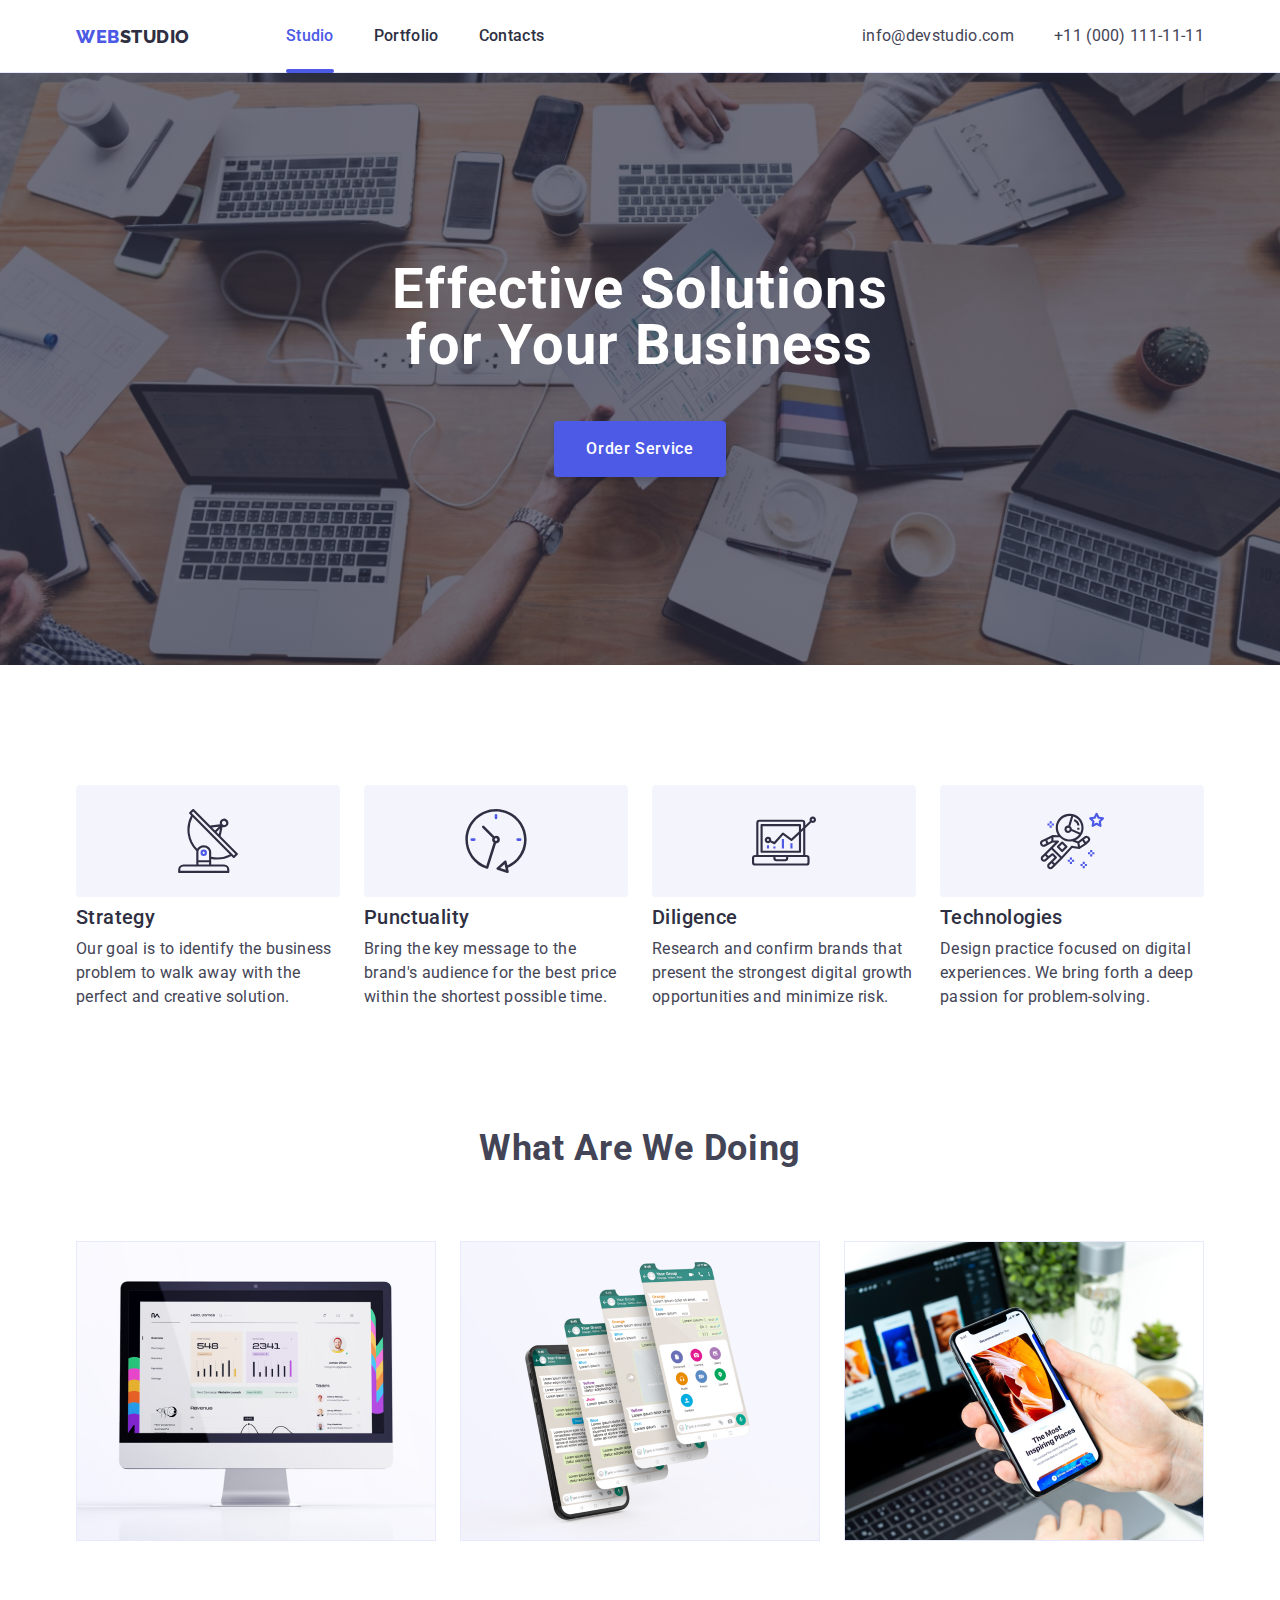
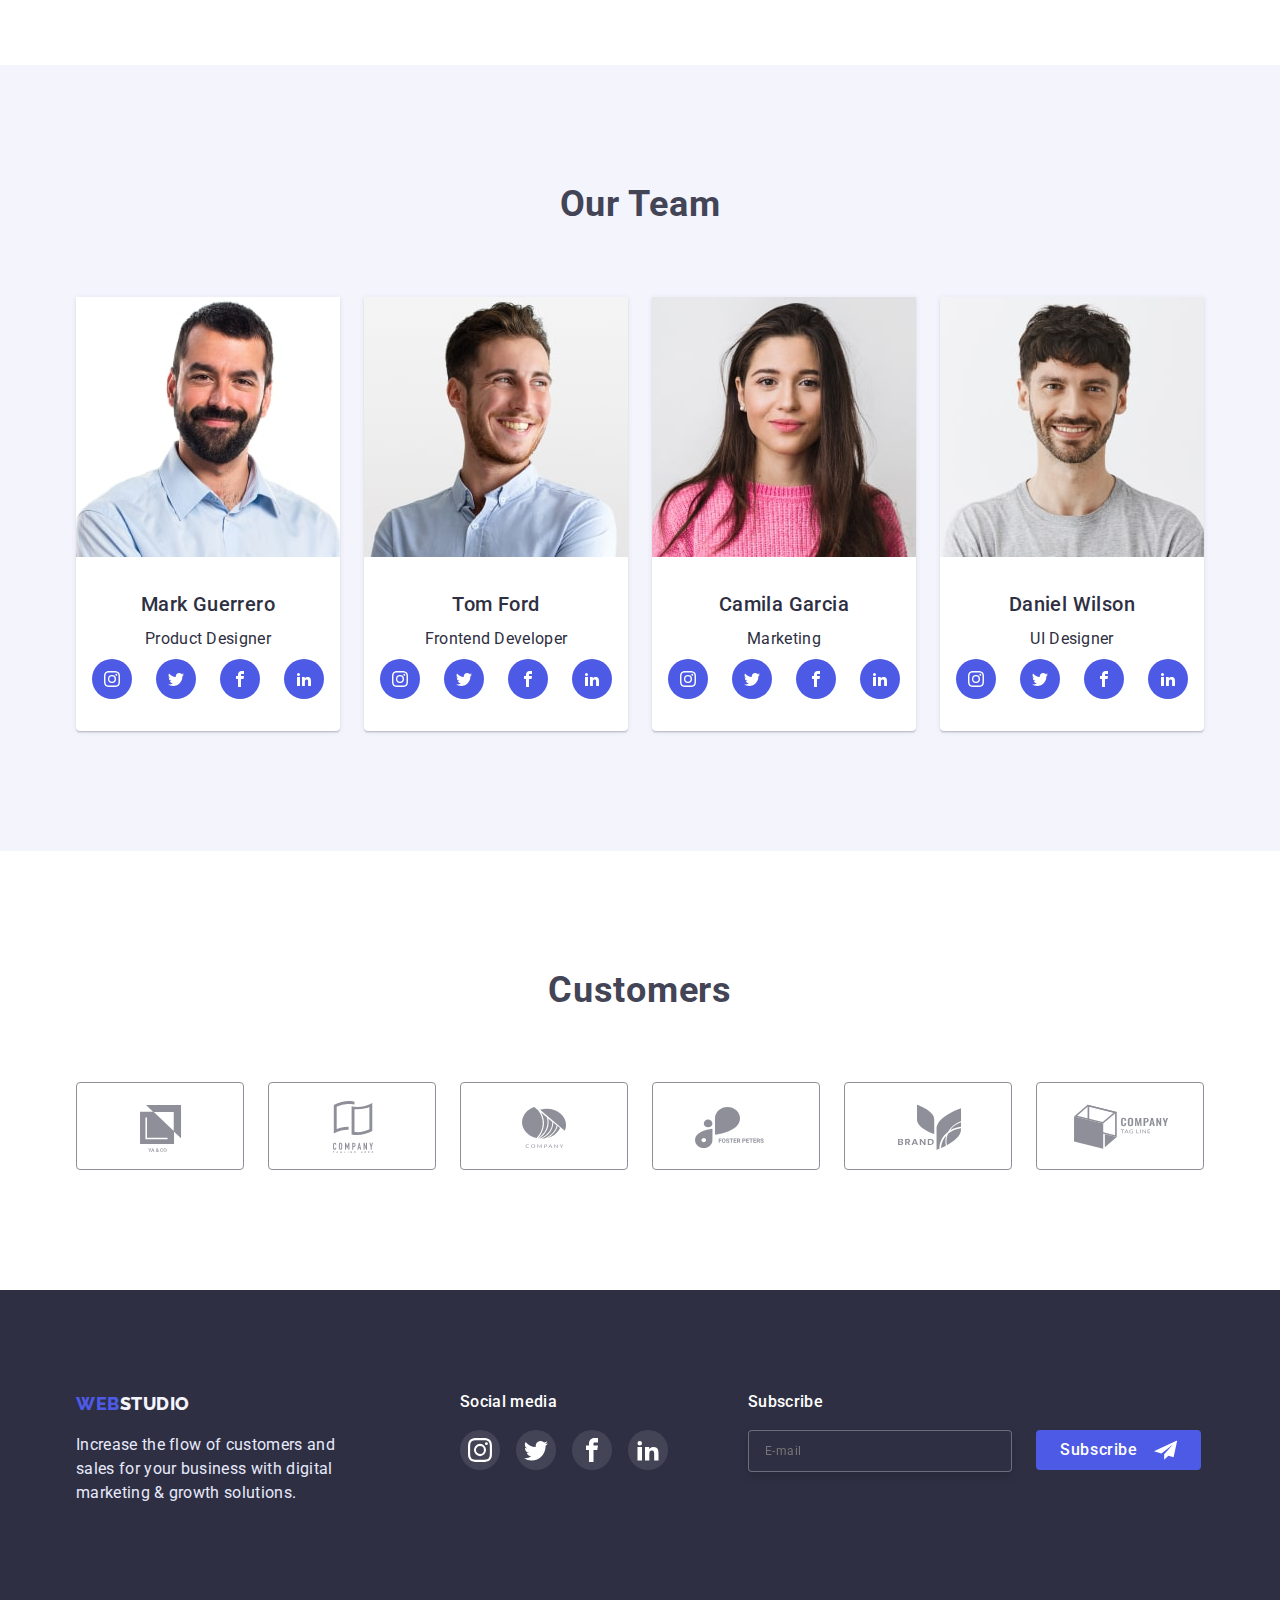
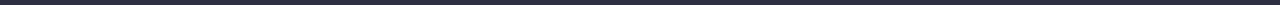
<file: index.html>
<!DOCTYPE html>
<html lang="en">

<head>
  <meta charset="UTF-8" />
  <meta http-equiv="X-UA-Compatible" content="IE=edge" />
  <meta name="viewport" content="width=device-width, initial-scale=1.0" />

  <link rel="preconnect" href="https://fonts.googleapis.com" />
  <link rel="preconnect" href="https://fonts.gstatic.com" crossorigin />
  <link href="https://fonts.googleapis.com/css2?family=Raleway:wght@800&family=Roboto:wght@400;500;700;900&display=swap"
    rel="stylesheet" />

  <link rel="stylesheet"
    href="https://cdnjs.cloudflare.com/ajax/libs/modern-normalize/1.1.0/modern-normalize.min.css" />
  <link rel="stylesheet" href="./css/style.css" />

  <title>Studio</title>
</head>

<body>
  <header class="page-header">
    <div class="container main-nav">
      <nav class="main-nav">
        <a href="./index.html" class="logo">Web<span class="code">Studio</span></a>
        <ul class="site-nav list">
          <li><a href="./index.html" class="link current">Studio</a></li>
          <li><a href="./portfolio.html" class="link">Portfolio</a></li>
          <li><a href="#" class="link">Contacts</a></li>
        </ul>
      </nav>
      <button type="button" class="burger-btn js-open-menu">
        <svg width="32" height="22">
          <use class="burger-open" href="./css/images/mobile-menu-btn.svg#icon-menu-hamburger"></use>
        </svg>
      </button>
      <address class="main-address">
        <ul class="site-address list">
          <li class="item">
            <a href="mailto:info@devstudio.com" class="link">info@devstudio.com</a>
          </li>
          <li class="item">
            <a href="tel:+110001111111" class="link">+11 (000) 111-11-11</a>
          </li>
        </ul>
      </address>
      <div class="menu js-menu-container">
        <button type="button" class="menu-close js-close-menu">
          <svg class="close-icon">
            <use href="./css/images/close-icon.svg#icon-close-icon"></use>
          </svg>
        </button>
        <ul class="menu-nav list">
          <li><a href="./index.html" class=" menu-link current">Studio</a></li>
          <li><a href="./portfolio.html" class="menu-link ">Portfolio</a></li>
          <li class="colorised"><a href="#" class="menu-link ">Contacts</a></li>
        </ul>
        <div class="menu-communication">
          <ul class="menu-address list">
            <li class="item">
              <a href="tel:+110001111111" class="menu-link">+11 (000) 111-11-11</a>
            </li>
            <li class="item">
              <a href="mailto:info@devstudio.com" class="link">info@devstudio.com</a>
            </li>
          </ul>
          <ul class="menu-socials-networks-list list">
            <li>
              <a class="menu-socials-link" href="#">
                <svg class="social-icon">
                  <use href="./css/images/social-icons.svg#icon-instagram"></use>
                </svg>
              </a>
            </li>
            <li>
              <a class="menu-socials-link" href="#">
                <svg class="social-icon">
                  <use href="./css/images/social-icons.svg#icon-twitter"></use>
                </svg>
              </a>
            </li>
            <li>
              <a class="menu-socials-link" href="#">
                <svg class="social-icon">
                  <use href="./css/images/social-icons.svg#icon-facebook"></use>
                </svg>
              </a>
            </li>
            <li>
              <a class="menu-socials-link" href="#">
                <svg class="social-icon">
                  <use href="./css/images/social-icons.svg#icon-linkedin"></use>
                </svg>
              </a>
            </li>
          </ul>
        </div>
      </div>
    </div>
  </header>

  <main>
    <!-- Hero -->
    <section class="hero design">
      <div class="container">
        <h1 class="hero-title">Effective Solutions for Your Business</h1>
        <button type="button" class="button" data-modal-open>
          Order Service
        </button>
      </div>
    </section>

    <!-- Section 1 -->
    <section class="features-section">
      <div class="container">
        <h2 class="hidden">features</h2>
        <ul class="features-list list">
          <li>
            <div class="features-visual">
              <svg class="features-icon" width="64" heith="64">
                <use href="./css/images/feature-icons.svg#icon-antenna"></use>
              </svg>
            </div>

            <h3 class="features-title">Strategy</h3>
            <p class="features-text">
              Our goal is to identify the business problem to walk away with
              the perfect and creative solution.
            </p>
          </li>
          <li>
            <div class="features-visual">
              <svg class="features-icon" width="64" heith="64">
                <use href="./css/images/feature-icons.svg#icon-Clock"></use>
              </svg>
            </div>

            <h3 class="features-title">Punctuality</h3>
            <p class="features-text">
              Bring the key message to the brand's audience for the best price
              within the shortest possible time.
            </p>
          </li>
          <li>
            <div class="features-visual">
              <svg class="features-icon" width="64" heith="64">
                <use href="./css/images/feature-icons.svg#icon-diagram"></use>
              </svg>
            </div>
            <h3 class="features-title">Diligence</h3>
            <p class="features-text">
              Research and confirm brands that present the strongest digital
              growth opportunities and minimize risk.
            </p>
          </li>
          <li>
            <div class="features-visual">
              <svg class="features-icon" width="64" heith="64">
                <use href="./css/images/feature-icons.svg#icon-astronaut"></use>
              </svg>
            </div>

            <h3 class="features-title">Technologies</h3>
            <p class="features-text">
              Design practice focused on digital experiences. We bring forth a
              deep passion for problem-solving.
            </p>
          </li>
        </ul>
      </div>
    </section>
    <!-- Section 2 -->
    <section class="works-section">
      <div class="container">
        <h2 class="section-title">What are we doing</h2>
        <ul class="works-list list">
          <li><img srcset="./img/display@1x.jpg 1x, ./img/display@2x.jpg 2x" src="./img/img1.jpg" alt="display"
              width="360" height="300" /></li>
          <li><img srcset="./img/app@1x.jpg 1x, ./img/app@2x.jpg 2x" src="./img/img2.jpg" alt="app" width="360"
              height="300" /></li>
          <li><img srcset="./img/phone@1x.jpg 1x, ./img/phone@2x.jpg 2x" src="./img/img3.jpg" alt="phone" width="360"
              height="300" />
          </li>
        </ul>
      </div>
    </section>
    <!-- Section 3 -->
    <section class="team-section">
      <div class="container">
        <h2 class="section-title">Our Team</h2>
        <ul class="team-list list">
          <li class="card">
            <img srcset="./img/Mark Guerrero@1x.jpg 1x, ./img/Mark Guerrero@2x.jpg 2x" src="./img/imgcard1.jpg"
              alt="Mark Guerrero" width="264" height="260" style="display: block" />
            <div class="team-card-content">
              <h3 class="team-title">Mark Guerrero</h3>
              <p class="text">Product Designer</p>
              <ul class="social-networks-list list">
                <li>
                  <a class="social-link" href="#">
                    <svg class="social-icon">
                      <use href="./css/images/social-icons.svg#icon-instagram"></use>
                    </svg>
                  </a>
                </li>
                <li>
                  <a class="social-link" href="#">
                    <svg class="social-icon">
                      <use href="./css/images/social-icons.svg#icon-twitter"></use>
                    </svg>
                  </a>
                </li>
                <li>
                  <a class="social-link" href="#">
                    <svg class="social-icon">
                      <use href="./css/images/social-icons.svg#icon-facebook"></use>
                    </svg>
                  </a>
                </li>
                <li>
                  <a class="social-link" href="#">
                    <svg class="social-icon">
                      <use href="./css/images/social-icons.svg#icon-linkedin"></use>
                    </svg>
                  </a>
                </li>
              </ul>
            </div>
          </li>

          <li class="card">
            <img srcset="./img/Tom Ford@1x.jpg 1x, ./img/Tom Ford@2x.jpg 2x" src="./img/imgcard2.jpg" alt="Tom Ford"
              width="264" height="260" style="display: block" />
            <div class="team-card-content">
              <h3 class="team-title">Tom Ford</h3>
              <p class="text">Frontend Developer</p>
              <ul class="social-networks-list list">
                <li>
                  <a class="social-link" href="#">
                    <svg class="social-icon">
                      <use href="./css/images/social-icons.svg#icon-instagram"></use>
                    </svg>
                  </a>
                </li>
                <li>
                  <a class="social-link" href="#">
                    <svg class="social-icon">
                      <use href="./css/images/social-icons.svg#icon-twitter"></use>
                    </svg>
                  </a>
                </li>
                <li>
                  <a class="social-link" href="#">
                    <svg class="social-icon">
                      <use href="./css/images/social-icons.svg#icon-facebook"></use>
                    </svg>
                  </a>
                </li>
                <li>
                  <a class="social-link" href="#">
                    <svg class="social-icon">
                      <use href="./css/images/social-icons.svg#icon-linkedin"></use>
                    </svg>
                  </a>
                </li>
              </ul>
            </div>
          </li>

          <li class="card">
            <img srcset="./img/Camila Garcia@1x.jpg 1x, ./img/Camila Garcia@2x.jpg 2x" src="./img/imgcard3.jpg"
              alt="Camila Garcia" width="264" height="260" style="display: block" />
            <div class="team-card-content">
              <h3 class="team-title">Camila Garcia</h3>
              <p class="text">Marketing</p>
              <ul class="social-networks-list list">
                <li>
                  <a class="social-link" href="#">
                    <svg class="social-icon">
                      <use href="./css/images/social-icons.svg#icon-instagram"></use>
                    </svg>
                  </a>
                </li>
                <li>
                  <a class="social-link" href="#">
                    <svg class="social-icon">
                      <use href="./css/images/social-icons.svg#icon-twitter"></use>
                    </svg>
                  </a>
                </li>
                <li>
                  <a class="social-link" href="#">
                    <svg class="social-icon">
                      <use href="./css/images/social-icons.svg#icon-facebook"></use>
                    </svg>
                  </a>
                </li>
                <li>
                  <a class="social-link" href="#">
                    <svg class="social-icon">
                      <use href="./css/images/social-icons.svg#icon-linkedin"></use>
                    </svg>
                  </a>
                </li>
              </ul>
            </div>
          </li>

          <li class="card">
            <img srcset="./img/Daniel Wilson@1x.jpg 1x, ./img/Daniel Wilson@2x.jpg 2x" src="./img/imgcard4.jpg"
              alt="Daniel Wilson" width="264" height="260" style="display: block" />
            <div class="team-card-content">
              <h3 class="team-title">Daniel Wilson</h3>
              <p class="text">UI Designer</p>
              <ul class="social-networks-list list">
                <li>
                  <a class="social-link" href="#">
                    <svg class="social-icon">
                      <use href="./css/images/social-icons.svg#icon-instagram"></use>
                    </svg>
                  </a>
                </li>
                <li>
                  <a class="social-link" href="#">
                    <svg class="social-icon">
                      <use href="./css/images/social-icons.svg#icon-twitter"></use>
                    </svg>
                  </a>
                </li>
                <li>
                  <a class="social-link" href="#">
                    <svg class="social-icon">
                      <use href="./css/images/social-icons.svg#icon-facebook"></use>
                    </svg>
                  </a>
                </li>
                <li>
                  <a class="social-link" href="#">
                    <svg class="social-icon">
                      <use href="./css/images/social-icons.svg#icon-linkedin"></use>
                    </svg>
                  </a>
                </li>
              </ul>
            </div>
          </li>
        </ul>
      </div>
    </section>
    <!-- Section 4 -->
    <section class="customers-section">
      <div class="container">
        <h2 class="section-title">Customers</h2>
        <ul class="customers-list list">
          <li class="item">
            <a class="customers-link" href="#">
              <svg class="customers-icon" width="104" height="56">
                <use href="./css/images/client-icons.svg#icon-Client-1" fill="currentColor"></use>
              </svg>
            </a>
          </li>
          <li class="item">
            <a class="customers-link" href="#">
              <svg class="customers-icon" width="104" height="56">
                <use href="./css/images/client-icons.svg#icon-Client-2" fill="currentColor"></use>
              </svg>
            </a>
          </li>
          <li class="item">
            <a class="customers-link" href="#">
              <svg class="customers-icon" width="104" height="56">
                <use href="./css/images/client-icons.svg#icon-Client-3" fill="currentColor"></use>
              </svg>
            </a>
          </li>
          <li class="item">
            <a class="customers-link" href="#">
              <svg class="customers-icon" width="104" height="56">
                <use href="./css/images/client-icons.svg#icon-Client-4" fill="currentColor"></use>
              </svg>
            </a>
          </li>
          <li class="item">
            <a class="customers-link" href="#">
              <svg class="customers-icon" width="104" height="56">
                <use href="./css/images/client-icons.svg#icon-Client-5" fill="currentColor"></use>
              </svg>
            </a>
          </li>
          <li class="item">
            <a class="customers-link" href="#">
              <svg class="customers-icon" width="104" height="56">
                <use href="./css/images/client-icons.svg#icon-Client-6" fill="currentColor"></use>
              </svg>
            </a>
          </li>
        </ul>
      </div>
    </section>
  </main>

  <!-- Footer -->
  <footer class="footer section">
    <div class="container footer-field">
      <div class="footer-title">
        <a href="./index.html" class="logo">Web<span class="footer-code">Studio</span></a>
        <p class="footer-component">
          Increase the flow of customers and sales for your business with
          digital marketing & growth solutions.
        </p>
      </div>
      <div class="social-media">
        <h4 class="social-title">Social media</h4>
        <ul class="studio-networks-list list">
          <li><a class="studio-link" href="#">
              <svg class="studio-icon">
                <use href="./css/images/social-icons.svg#icon-instagram"></use>
              </svg>
            </a></li>
          <li><a class="studio-link" href="#">
              <svg class="studio-icon">
                <use href="./css/images/social-icons.svg#icon-twitter"></use>
              </svg>
            </a></li>
          <li><a class="studio-link" href="#">
              <svg class="studio-icon">
                <use href="./css/images/social-icons.svg#icon-facebook"></use>
              </svg>
            </a></li>
          <li><a class="studio-link" href="#">
              <svg class="studio-icon">
                <use href="./css/images/social-icons.svg#icon-linkedin"></use>
              </svg>
            </a></li>
      </div>
      <div class="subscribe-form">
        <h4 class="subscribe-title">Subscribe</h4>
        <form class="subscribe">
          <input class="subscribe-input" type="email" name="email" id="user_email" placeholder="E-mail" />
          <button type="submit" class="submit">
            Subscribe
            <svg class="subscribe-icon" width="24" height="24">
              <use href="./css/images/hw-6.svg#icon-plane"></use>
            </svg></button>
        </form>
      </div>
    </div>
  </footer>
  <!-- Modal -->

  <div class="backdrop is-hidden" data-modal>
    <div class="modal">
      <button type="button" class="close" data-modal-close>
        <svg class="close-icon">
          <use href="./css/images/close-icon.svg#icon-close-icon"></use>
        </svg>
      </button>
      <h4 class="modal-title">
        Leave your contacts and we will call you back
      </h4>
      <form class="form">
        <div class="form-field">
          <label for="name" class="form-label">Name
            <span class="input-icon">
              <input type="text" class="form-input" name="name" id="name" />
              <svg class="label-icon" width="22" height="24">
                <use href="./css/images/hw-6.svg#icon-person-black"></use>
              </svg>
            </span>
          </label>
        </div>
        <div class="form-field">
          <label for="phone" class="form-label">Phone
            <span class="input-icon">
              <input type="phone" class="form-input" name="phone" id="phone" />
              <svg class="label-icon" width="18" height="24">
                <use href="./css/images/hw-6.svg#icon-phone-black"></use>
              </svg>
            </span>
          </label>
        </div>
        <div class="form-field">
          <label for="mail" class="form-label">Email
            <span class="input-icon">
              <input type="email" class="form-input" name="mail" id="mail" />
              <svg class="label-icon" width="18" height="24">
                <use href="./css/images/hw-6.svg#icon-email-black"></use>
              </svg>
            </span>
          </label>
        </div>
        <div class="form-field">
          <label for="comment" class="comment">Comment</label>
          <textarea class="comment-input" name="comment" id="comment" rows="6" placeholder="Text input"></textarea>
        </div>
        <div>
          <label class="check">
            <input class="check-input" type="checkbox" name="checkbox" id="privacy-policy" /><span
              class="check-icon"></span> I accept the terms and
            conditions of the
            <a class="policy" href="#"><span>Privacy Policy</span></a>
          </label>
        </div>

        <div class="button-field">
          <button type="submit" class="modal-button" width="105" height="24">
            Send
          </button>
        </div>
      </form>
    </div>
  </div>

  <script src="./js/mobile-menu.js"></script>
  <script src="./js/modal.js"></script>
</body>

</html>
</file>
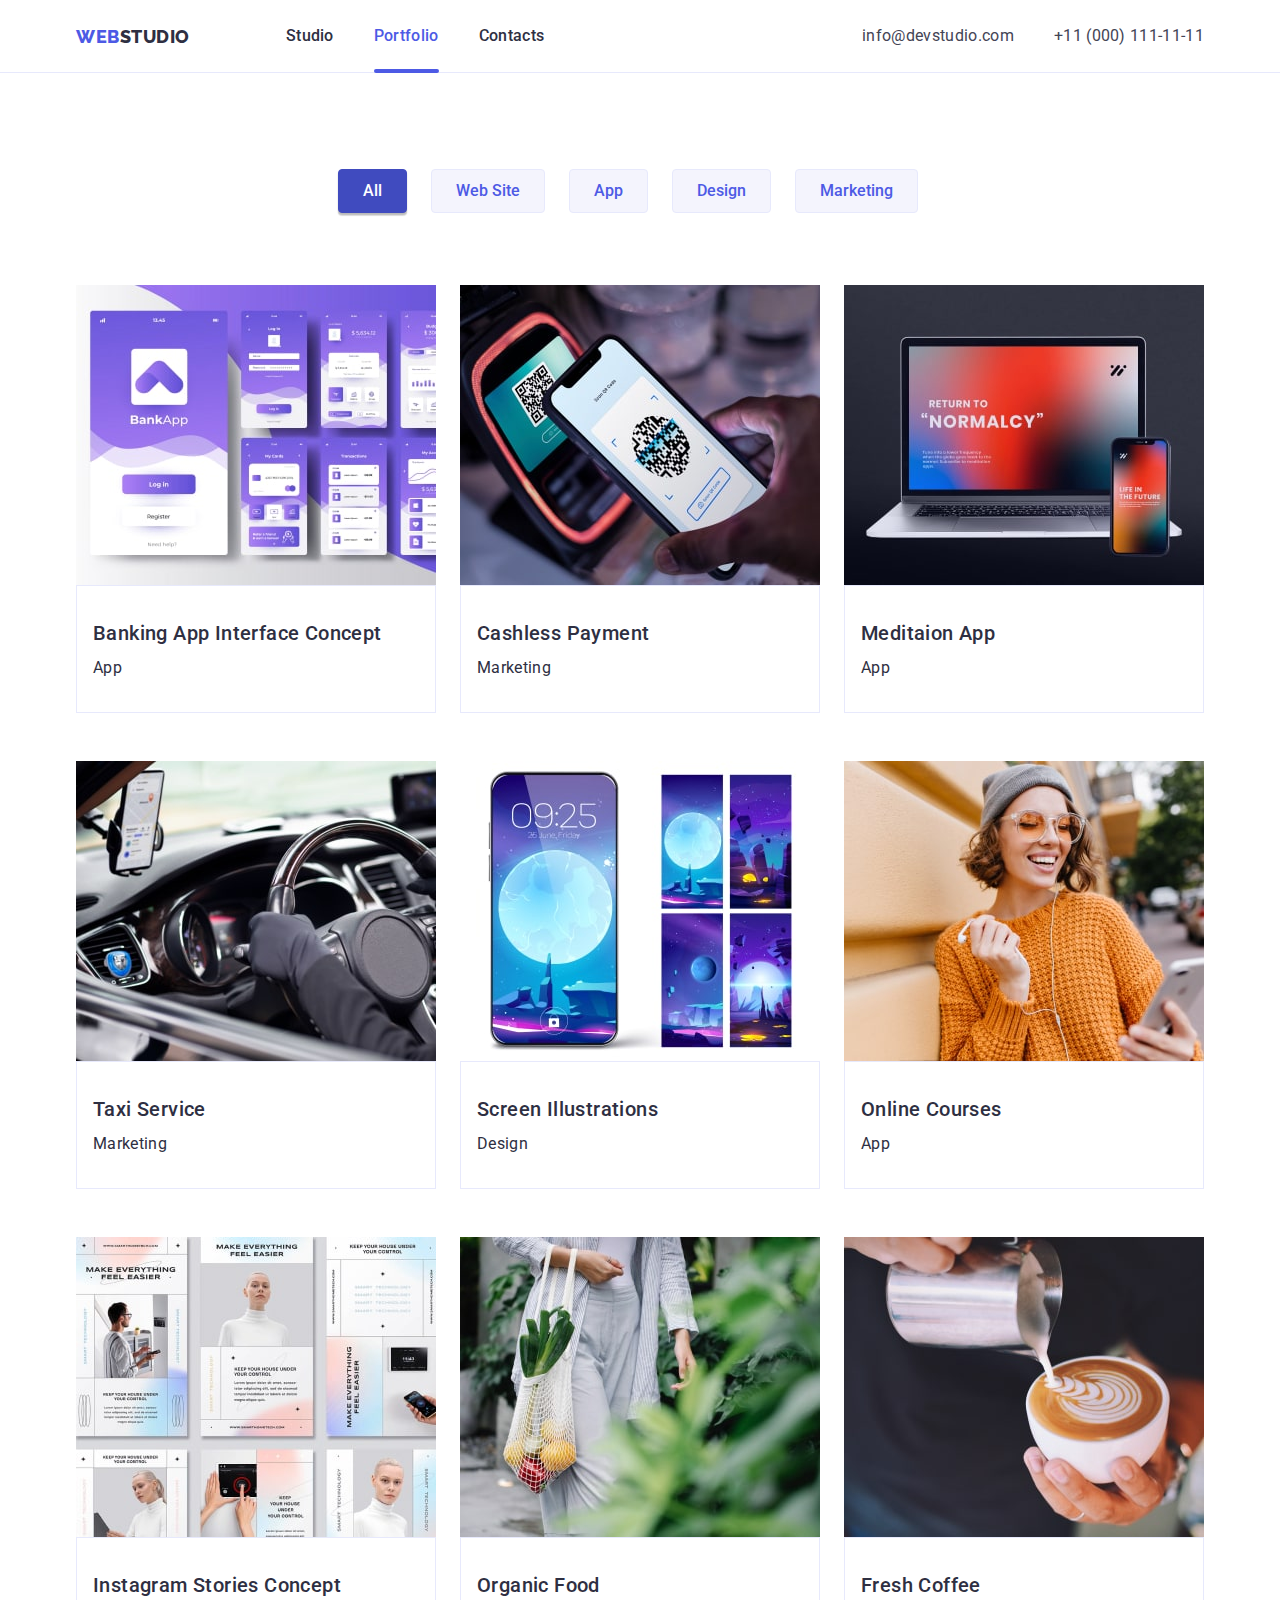
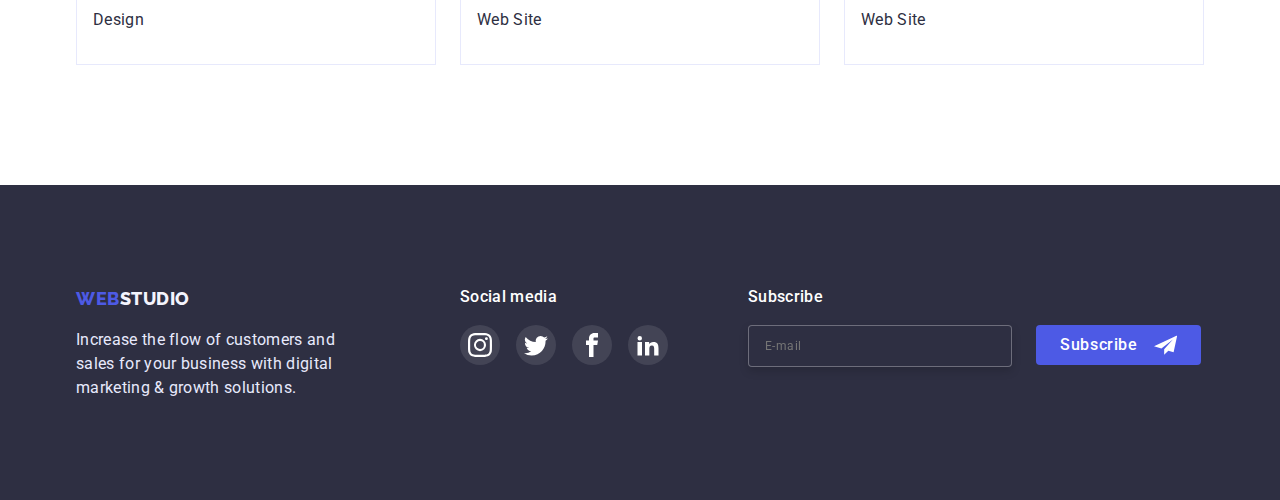
<file: portfolio.html>
<!DOCTYPE html>
<html lang="en">
  <head>
    <meta charset="UTF-8" />
    <meta http-equiv="X-UA-Compatible" content="IE=edge" />
    <meta name="viewport" content="width=device-width, initial-scale=1.0" />

    <link rel="preconnect" href="https://fonts.googleapis.com" />
    <link rel="preconnect" href="https://fonts.gstatic.com" crossorigin />
    <link
      href="https://fonts.googleapis.com/css2?family=Raleway:wght@800&family=Roboto:wght@400;500;700;900&display=swap"
      rel="stylesheet"
    />

    <link
      rel="stylesheet"
      href="https://cdnjs.cloudflare.com/ajax/libs/modern-normalize/1.1.0/modern-normalize.min.css"
    />
    <link rel="stylesheet" href="./css/style.css" />

    <title>Portfolio</title>
  </head>

  <body>
    <header class="page-header">
      <div class="container main-nav">
        <nav class="main-nav">
          <a href="./index.html" class="logo">Web<span class="code">Studio</span></a>
          <ul class="site-nav list">
            <li><a href="./index.html" class="link">Studio</a></li>
            <li><a href="./portfolio.html" class="link current">Portfolio</a></li>
            <li><a href="#" class="link">Contacts</a></li>
          </ul>
        </nav>
        <button type="button" class="burger-btn js-open-menu">
          <svg width="32" height="22">
            <use class="burger-open" href="./css/images/mobile-menu-btn.svg#icon-menu-hamburger"></use>
          </svg>
        </button>
        <address class="main-address">
          <ul class="site-address list">
            <li class="item">
              <a href="mailto:info@devstudio.com" class="link">info@devstudio.com</a>
            </li>
            <li class="item">
              <a href="tel:+110001111111" class="link">+11 (000) 111-11-11</a>
            </li>
          </ul>
        </address>
        <div class="menu js-menu-container">
          <button type="button" class="menu-close js-close-menu">
            <svg class="close-icon">
              <use href="./css/images/close-icon.svg#icon-close-icon"></use>
            </svg>
          </button>
          <ul class="menu-nav list">
            <li><a href="./index.html" class=" menu-link">Studio</a></li>
            <li><a href="./portfolio.html" class="menu-link current">Portfolio</a></li>
            <li><a href="#" class="menu-link">Contacts</a></li>
          </ul>
          <ul class="menu-address list">
            <li class="item">
              <a href="tel:+110001111111" class="menu-link">+11 (000) 111-11-11</a>
            </li>
            <li class="item">
              <a href="mailto:info@devstudio.com" class="link">info@devstudio.com</a>
            </li>
          </ul>
          <ul class="menu-socials-networks-list list">
            <li>
              <a class="menu-socials-link" href="#">
                <svg class="social-icon">
                  <use href="./css/images/social-icons.svg#icon-instagram"></use>
                </svg>
              </a>
            </li>
            <li>
              <a class="menu-socials-link" href="#">
                <svg class="social-icon">
                  <use href="./css/images/social-icons.svg#icon-twitter"></use>
                </svg>
              </a>
            </li>
            <li>
              <a class="menu-socials-link" href="#">
                <svg class="social-icon">
                  <use href="./css/images/social-icons.svg#icon-facebook"></use>
                </svg>
              </a>
            </li>
            <li>
              <a class="menu-socials-link" href="#">
                <svg class="social-icon">
                  <use href="./css/images/social-icons.svg#icon-linkedin"></use>
                </svg>
              </a>
            </li>
          </ul>
        </div>
      </div>
    </header>

    <main>
      <section class="portfolio-section">
        <div class="container">
          <h1 class="hidden">Filters</h1>
          <ul class="filters-list list">
            <li>
              <button type="button" class="filter-btn-active">All</button>
            </li>
            <li>
              <button type="button" class="filter-btn">Web Site</button>
            </li>
            <li><button type="button" class="filter-btn">App</button></li>
            <li><button type="button" class="filter-btn">Design</button></li>
            <li>
              <button type="button" class="filter-btn">Marketing</button>
            </li>
          </ul>
          <ul class="projects-list list">
            <li class="item">
              <a class="decoration" href="#">
                <div class="projects-thumbs">
                  <img
                    class="example"
                    src="./img/imgApp.jpg"
                    alt="App"
                    width="360"
                  />
                  <div class="projects-overlay">
                    <p class="decoration-actions-text">
                      14 Stylish and User-Friendly App Design Concepts · Task
                      Manager App · Calorie Tracker App · Exotic Fruit Ecommerce
                      App · Cloud Storage App
                    </p>
                  </div>
                </div>

                <div class="projects-card-content">
                  <h2 class="projects-title">Banking App Interface Concept</h2>
                  <p class="text">App</p>
                </div>
              </a>
            </li>
            <li class="item">
              <a class="decoration" href="#">
                <div class="projects-thumbs">
                  <img class="example"
                    src="./img/imgMarketing.jpg"
                    alt="Marketing"
                    width="360"
                  />
                  <div class="projects-overlay">
                    <p class="decoration-actions-text">
                      14 Stylish and User-Friendly App Design Concepts · Task
                      Manager App · Calorie Tracker App · Exotic Fruit Ecommerce
                      App · Cloud Storage App
                    </p>
                  </div>
                </div>

                <div class="projects-card-content">
                  <h2 class="projects-title">Cashless Payment</h2>
                  <p class="text">Marketing</p>
                </div>
              </a>
            </li>
            <li class="item">
              <a class="decoration" href="#">
                <div class="projects-thumbs">
                  <img class="example"
                    src="./img/imgMediationApp.jpg"
                    alt="Meditaion App"
                    width="360"
                  />
                  <div class="projects-overlay">
                    <p class="decoration-actions-text">
                      14 Stylish and User-Friendly App Design Concepts · Task
                      Manager App · Calorie Tracker App · Exotic Fruit Ecommerce
                      App · Cloud Storage App
                    </p>
                  </div>
                </div>
                <div class="projects-card-content">
                  <h2 class="projects-title">Meditaion App</h2>
                  <p class="text">App</p>
                </div>
              </a>
            </li>
            <li class="item">
              <a class="decoration" href="#">
                <div class="projects-thumbs">
                  <img class="example"
                    src="./img/imgTaxiService.jpg"
                    alt="TaxiService"
                    width="360"
                  />
                  <div class="projects-overlay">
                    <p class="decoration-actions-text">
                      14 Stylish and User-Friendly App Design Concepts · Task
                      Manager App · Calorie Tracker App · Exotic Fruit Ecommerce
                      App · Cloud Storage App
                    </p>
                  </div>
                </div>
                <div class="projects-card-content">
                  <h2 class="projects-title">Taxi Service</h2>
                  <p class="text">Marketing</p>
                </div>
              </a>
            </li>
            <li class="item">
              <a class="decoration" href="#">
                <div class="projects-thumbs">
                  <img class="example"
                    src="./img/imgScreenIllustration.jpg"
                    alt="Screen Illustrations"
                    width="360"
                  />
                  <div class="projects-overlay">
                    <p class="decoration-actions-text">
                      14 Stylish and User-Friendly App Design Concepts · Task
                      Manager App · Calorie Tracker App · Exotic Fruit Ecommerce
                      App · Cloud Storage App
                    </p>
                  </div>
                </div>
                <div class="projects-card-content">
                  <h2 class="projects-title">Screen Illustrations</h2>
                  <p class="text">Design</p>
                </div>
              </a>
            </li>
            <li class="item">
              <a class="decoration" href="#"
                ><div class="projects-thumbs">
                  <img class="example"
                    src="./img/imgOnlineCourse.jpg"
                    alt="Online Courses"
                    width="360"
                  />
                  <div class="projects-overlay">
                    <p class="decoration-actions-text">
                      14 Stylish and User-Friendly App Design Concepts · Task
                      Manager App · Calorie Tracker App · Exotic Fruit Ecommerce
                      App · Cloud Storage App
                    </p>
                  </div>
                </div>
                <div class="projects-card-content">
                  <h2 class="projects-title">Online Courses</h2>
                  <p class="text">App</p>
                </div>
              </a>
            </li>
            <li class="item">
              <a class="decoration" href="#"
                ><div class="projects-thumbs">
                  <img class="example"
                    src="./img/imgInstagram.jpg"
                    alt="Instagram foto"
                    width="360"
                  />
                  <div class="projects-overlay">
                    <p class="decoration-actions-text">
                      14 Stylish and User-Friendly App Design Concepts · Task
                      Manager App · Calorie Tracker App · Exotic Fruit Ecommerce
                      App · Cloud Storage App
                    </p>
                  </div>
                </div>
                <div class="projects-card-content">
                  <h2 class="projects-title">Instagram Stories Concept</h2>
                  <p class="text">Design</p>
                </div>
              </a>
            </li>
            <li class="item">
              <a class="decoration" href="#"
                ><div class="projects-thumbs">
                  <img class="example"
                    src="./img/imgOrganicFood.jpg"
                    alt="Organic Food"
                    width="360"
                  />
                  <div class="projects-overlay">
                    <p class="decoration-actions-text">
                      14 Stylish and User-Friendly App Design Concepts · Task
                      Manager App · Calorie Tracker App · Exotic Fruit Ecommerce
                      App · Cloud Storage App
                    </p>
                  </div>
                </div>
                <div class="projects-card-content">
                  <h2 class="projects-title">Organic Food</h2>
                  <p class="text">Web Site</p>
                </div>
              </a>
            </li>
            <li class="item">
              <a class="decoration" href="#"
                ><div class="projects-thumbs">
                  <img class="example"
                    src="./img/imgFreshCoffee.jpg"
                    alt="Fresh Coffee"
                    width="360"
                  />
                  <div class="projects-overlay">
                    <p class="decoration-actions-text">
                      14 Stylish and User-Friendly App Design Concepts · Task
                      Manager App · Calorie Tracker App · Exotic Fruit Ecommerce
                      App · Cloud Storage App
                    </p>
                  </div>
                </div>
                <div class="projects-card-content">
                  <h2 class="projects-title">Fresh Coffee</h2>
                  <p class="text">Web Site</p>
                </div>
              </a>
            </li>
          </ul>
        </div>
      </section>
    </main>

    <!-- Footer -->
  <footer class="footer section">
    <div class="container footer-field">
      <div class="footer-title">
        <a href="./index.html" class="logo">Web<span class="footer-code">Studio</span></a>
        <p class="footer-component">
          Increase the flow of customers and sales for your business with
          digital marketing & growth solutions.
        </p>
      </div>
      <div class="social-media">
        <h4 class="social-title">Social media</h4>
        <ul class="studio-networks-list list">
          <li><a class="studio-link" href="#">
              <svg class="studio-icon">
                <use href="./css/images/social-icons.svg#icon-instagram"></use>
              </svg>
            </a></li>
          <li><a class="studio-link" href="#">
              <svg class="studio-icon">
                <use href="./css/images/social-icons.svg#icon-twitter"></use>
              </svg>
            </a></li>
          <li><a class="studio-link" href="#">
              <svg class="studio-icon">
                <use href="./css/images/social-icons.svg#icon-facebook"></use>
              </svg>
            </a></li>
          <li><a class="studio-link" href="#">
              <svg class="studio-icon">
                <use href="./css/images/social-icons.svg#icon-linkedin"></use>
              </svg>
            </a></li>
      </div>
      <div class="subscribe-form">
        <h4 class="subscribe-title">Subscribe</h4>
        <form class="subscribe">
          <input class="subscribe-input" type="email" name="email" id="user_email" placeholder="E-mail" />
          <button type="submit" class="submit">
            Subscribe
            <svg class="subscribe-icon" width="24" height="24">
              <use href="./css/images/hw-6.svg#icon-plane"></use>
            </svg></button>
        </form>
      </div>
    </div>
  </footer>
    <script src="./js/mobile-menu.js"></script>
  </body>
</html>
</file>
<file: css/style.css>
:root {
  --primary-background-color: white;
  --secondary-background-color: #2e2f42;
  --trd-background-color: #f4f4fd;
  --title-color: #2e2f42;
  --text-color: #434455;
  --primary-btn-color: #4d5ae5;
  --tap-link-color: #404bbf;
}

body {
  font-family: "Roboto";
}


.list {
  padding: 0;
  margin: 0;
  list-style: none;
}

.section-title {
  margin-top: 0;
  margin-bottom: 72px;
  margin-left: auto;
  margin-right: auto;
  padding-top: 0;
  font-weight: 700;
  font-size: 36px;
  line-height: 1.1;
  letter-spacing: 0.02em;
  text-align: center;
  text-decoration: none;
  text-transform: capitalize;
  color: var(--text-color);
}

.card-title {
  padding-top: 0;
  padding-bottom: 0;
}

.text {
  margin-top: 0;
  margin-bottom: 0;
  font-weight: 400;
  font-size: 16px;
  line-height: 1.5;
  letter-spacing: 0.02em;
  text-decoration: none;
  color: var(--title-color);
}

.container {
  margin-left: auto;
  margin-right: auto;
  padding-left: 16px;
  padding-right: 16px;
  max-width: 428px;
}

@media screen and (min-width: 768px) {
  .container {
    max-width: 768px;
  }
}

@media screen and (min-width: 1158px) {
  .container {
    margin-left: auto;
    margin-right: auto;
    padding-left: 15px;
    padding-right: 15px;
    max-width: 1158px;
  }
}

/* Top line */

.page-header {
  border-bottom: 1px solid #e7e9fc;
  padding-top: 24px;
  padding-bottom: 24px;
  justify-content: space-between;
  
  }

@media screen and (min-width: 768px) {
  .page-header {
    padding-top: 0;
    padding-bottom: 0;
  }
}

.main-nav {
  display: flex;
  justify-content: space-between;
  align-items: center;
}

.logo {
  font-family: "Raleway";
  font-style: normal;
  font-weight: 800;
  font-size: 18px;
  line-height: 1.3;
  letter-spacing: 0.03em;
  text-transform: uppercase;
  text-decoration: none;
  color: var(--primary-btn-color);
}

.code {
  font-family: "Raleway";
  font-style: normal;
  font-weight: 800;
  font-size: 18px;
  line-height: 1.3;
  letter-spacing: 0.03em;
  text-transform: uppercase;
  color: var(--title-color);
}

/* Mobile menu */

.burger-btn {
  width: 32px;
  height: 22px;
  margin: 0;
  padding-top: 0;
  border: none;
  cursor: pointer;
  fill: var(--title-color);
  background-color: transparent;
  transition: color 250ms cubic-bezier(0.4, 0, 0.2, 1);
}

.burger-btn .link:hover,
.burger-btn .link:focus {
  color: var(--tap-link-color);
}


@media screen and (min-width: 768px) {
  .burger-btn {
    display: none;
  }
}

.menu-close {
  position: absolute;
  top: 24px;
  right: 24px;
  width: 24px;
  height: 24px;
  background-color: #e7e9fc;
  border: 1px solid rgba(0, 0, 0, 0.1);
  border-radius: 50%;
  margin: 0;
  cursor: pointer;
  transition-property: color, background-color;
  transition-duration: 250ms;
  transition-timing-function: cubic-bezier(0.4, 0, 0.2, 1);
}

.menu-close .close-icon {
  display: block;
  position: absolute;
  width: 8px;
  height: 8px;
  fill: currentColor;
  top: 50%;
  left: 50%;
  transform: translate(-50%, -50%);
}

.menu-close:hover,
.menu-close:focus {
  color: #e7e9fc;
  background-color: var(--tap-link-color);
}

.menu {
  position: fixed;
  width: 100%;
  height: 100%;
  /* height: fit-content; */
  top: 0;
  left: 0;
  padding-top: 80px;
  padding-left: 35px;
  padding-right: 35px;
  padding-bottom: 40px;
  background-color: var(--primary-background-color);
  opacity: 0;
  visibility: hidden;
  pointer-events: none;
  transition: opacity 250ms cubic-bezier(0.4, 0, 0.2, 1), visibility 250ms cubic-bezier(0.4, 0, 0.2, 1);
justify-content: space-evenly;
}

.menu.is-open {
  opacity: 1;
  visibility: visible;
  pointer-events: auto;
}

@media screen and (min-width: 768px) {
  .menu {
    display: none;
  }
}

.menu-nav :active {
  color: var(--primary-btn-color);
}

.menu-nav li {
  margin-bottom: 16px;
}

.menu-nav li:last-child {
  padding-bottom: 0;
}

.menu-nav .menu-link {
  font-weight: 700;
  font-size: 36px;
  line-height: 1.11;
  letter-spacing: 0.02em;
  text-transform: capitalize;
  text-decoration: none;
  color: var(--title-color);
  display: block;
  transition: color 250ms cubic-bezier(0.4, 0, 0.2, 1);
}

.menu-nav.menu-link:hover,
.menu-nav.menu-link:focus {
  color: var(--tap-link-color);
}

.menu-nav .menu-link.current {
  position: relative;
  color: var(--primary-btn-color);
}
.menu-communication {
  margin-top: 40px;
}

.menu-address .menu-link {
  font-weight: 700;
  font-size: 36px;
  line-height: 1.11;
  letter-spacing: 0.02em;
  text-transform: capitalize;
  text-decoration: none;
  color: var(--text-color);
  display: block;
  transition: color 250ms cubic-bezier(0.4, 0, 0.2, 1);
}

.menu-address .menu-link:hover,
.menu-address .menu-link:focus {
  color: var(--tap-link-color);
}


.menu-address li {
  padding-bottom: 16px;
}

.menu-address li:last-child {
  padding-bottom: 0;
}

.menu-address .link {
  font-weight: 500;
  font-size: 20px;
  line-height: 1.2;
  letter-spacing: 0.02em;
  color: var(--text-color);
  text-decoration: none;
}

.menu-socials-networks-list {
  display: flex;
  flex-wrap: wrap;
  margin-top: 20px;
  justify-content: space-between;
  margin-bottom: 0;
}

.menu-socials-link {
  display: flex;
  align-items: center;
  justify-content: center;
  width: 40px;
  height: 40px;
  background-color: var(--primary-btn-color);
  border-radius: 50%;
  transition: background-color 250ms cubic-bezier(0.4, 0, 0.2, 1);
}

.menu-socials-link:hover,
.menu-socials-link:focus {
  background-color: var(--tap-link-color);
}

.social-icon {
  width: 16px;
  height: 16px;
  fill: var(--primary-background-color);
}

/* Page header */

.page-header {
  border-bottom: 1px solid #e7e9fc;
}

@media screen and (max-width: 767px) {
  .site-nav {
    display: none;
  }
}

@media screen and (min-width: 768px) and (max-width: 1157px) {
  .site-nav {
    display: flex;
    margin-left: 120px;
  }
}


@media screen and (min-width: 768px) and (max-width: 1157px) {
  .site-nav li {
    padding-right: 40px;
  }
}

@media screen and (min-width: 768px) {

  .site-nav li:last-child {
    padding-right: 0;
  }

  .site-nav .link {
    padding-top: 24px;
    padding-bottom: 24px;
    font-weight: 500;
    font-size: 16px;
    line-height: 1.5;
    letter-spacing: 0.02em;
    text-decoration: none;
    color: var(--title-color);
    display: block;
    transition: color 250ms cubic-bezier(0.4, 0, 0.2, 1);
  }

  .site-nav .link:hover,
  .site-nav .link:focus {
    color: var(--tap-link-color);
  }

  .site-nav :active {
    color: var(--tap-link-color);
  }

  .site-nav .link.current {
    position: relative;
    color: var(--primary-btn-color);
  }

  .site-nav .current::after {
    content: "";
    position: absolute;
    margin-bottom: -1px;
    bottom: 0;
    left: 0;
    width: 100%;
    height: 4px;
    background-color: var(--primary-btn-color);
    border-radius: 2px;
  }
}

@media screen and (max-width: 767px) {
  .main-address {
    display: none;
  }
}

@media screen and (min-width: 768px) and (max-width: 1157px) {
  .site-address {
    display: flex;
    flex-direction: column;
    gap: 12px;
  }

  .site-address .link {
    font-family: 'Roboto';
    font-style: normal;
    font-weight: 400;
    font-size: 12px;
    line-height: 1.16;
    letter-spacing: 0.04em;
    color: var(--text-color);
    text-decoration: none;
    transition: color 250ms cubic-bezier(0.4, 0, 0.2, 1);
  }

  .site-address .link:hover,
  .site-address .link:focus {
    color: var(--tap-link-color);
  }

  .site-address :active {
    color: var(--tap-link-color);
  }
}



@media screen and (min-width: 1158px) {
  .site-nav {
    display: flex;
    margin-left: 76px;
  }

  .site-nav li {
    margin-left: 20px;
    margin-right: 20px;
  }

  .site-nav .link {
    padding-top: 24px;
    padding-bottom: 24px;
    font-weight: 500;
    font-size: 16px;
    line-height: 1.5;
    letter-spacing: 0.02em;
    text-decoration: none;
    color: var(--title-color);
    display: block;
    transition: color 250ms cubic-bezier(0.4, 0, 0.2, 1);
  }

  .site-nav .link:hover,
  .site-nav .link:focus {
    color: var(--tap-link-color);
  }

  .site-nav :active {
    color: var(--tap-link-color);
  }

  .site-nav .link.current {
    position: relative;
    color: var(--primary-btn-color);
  }

  .site-nav .current::after {
    content: "";
    position: absolute;
    bottom: 0;
    left: 0;
    width: 100%;
    height: 4px;
    background-color: var(--primary-btn-color);
    border-radius: 2px;
  }

  .main-address {
    display: flex;
    margin-right: 0;
  }

  .site-address {
    display: flex;
  }

  .site-address .item+.item {
    margin-left: 40px;
  }

  .site-address .link {
    padding-top: 24px;
    padding-bottom: 24px;
    font-family: "Roboto";
    font-style: normal;
    font-weight: 400;
    font-size: 16px;
    line-height: 1.5;
    letter-spacing: 0.02em;
    text-decoration: none;
    color: var(--text-color);
    display: block;
    transition: color 250ms cubic-bezier(0.4, 0, 0.2, 1);
  }

  .site-address .link:hover,
  .site-address .link:focus {
    color: var(--tap-link-color);
  }

  .site-address :active {
    color: var(--tap-link-color);
  }
}

/* Hero */


.hero {
  padding-top: 112px;
  padding-bottom: 112px;
  text-align: center;
  background-image: url(../css/images/Dark-bg-min.jpg);
}

.design {
  max-width: 100%;
  margin-left: auto;
  margin-right: auto;
  background-image: linear-gradient(to right,
      rgba(46, 47, 66, 0.7),
      rgba(46, 47, 66, 0.7)),
    url(../css/images/people-office\ 1-min.jpg);
  background-repeat: no-repeat;
  background-size: cover;
  background-position: center;
}

@media (min-device-pixel-ratio: 2),
(min-resolution: 192dpi),
(min-resolution: 2dppx) {
  .design {
    background-image: linear-gradient(to right,
        rgba(46, 47, 66, 0.7),
        rgba(46, 47, 66, 0.7)),
      url(./images/people-office\ 1@2x.jpg);
  }
}

.hero-title {
  margin-top: 0;
  margin-bottom: 72px;
  max-width: 320px;
  margin: 0 auto 48px;
  text-align: center;
  font-weight: 700;
  font-size: 36px;
  line-height: 1.1;
  letter-spacing: 0.02em;
  color: var(--white-color);
  letter-spacing: 0.02em;
  color: var(--primary-background-color);
}

.button {
  display: inline-block;
  padding: 16px 32px;
  border-radius: 4px;
  font-weight: 500;
  font-size: 16px;
  line-height: 1.5;
  letter-spacing: 0.04em;
  cursor: pointer;
  color: var(--primary-background-color);
  background-color: var(--primary-btn-color);
  border-color: var(--primary-btn-color);
  box-shadow: 0px 4px 4px rgba(0, 0, 0, 0.15);
  outline: none;
  border: none;
  transition: background-color 250ms cubic-bezier(0.4, 0, 0.2, 1),
    border-color 250ms cubic-bezier(0.4, 0, 0.2, 1);
}

.button:hover,
.button:focus {
  background-color: var(--tap-link-color);
  border-color: var(--tap-link-color);
}


@media screen and (min-width: 768px) {
  .hero {
    padding-top: 112px;
    padding-bottom: 112px;
    text-align: center;
    background-image: url(../css/images/Dark-bg-min.jpg);
  }

  .design {
    max-width: 100%;
    margin-left: auto;
    margin-right: auto;
    background-image: linear-gradient(to right,
        rgba(46, 47, 66, 0.7),
        rgba(46, 47, 66, 0.7)),
      url(../css/images/people-office\ 1-min.jpg);
    background-repeat: no-repeat;
    background-size: cover;
    background-position: center;
  }

  @media (min-device-pixel-ratio: 2),
  (min-resolution: 192dpi),
  (min-resolution: 2dppx) {
    .design {
      background-image: linear-gradient(to right,
          rgba(46, 47, 66, 0.7),
          rgba(46, 47, 66, 0.7)),
        url(./images/people-office\ 1@2x.jpg);
    }
  }

  .hero-title {
    margin-top: 0;
    margin-bottom: 36px;
    max-width: 496px;
    margin: 0 auto 48px;
    text-align: center;
    font-weight: 700;
    font-size: 56px;
    line-height: 1.0;
    letter-spacing: 0.02em;
    color: var(--white-color);
    letter-spacing: 0.02em;
    color: var(--primary-background-color);
  }


}


@media screen and (min-width: 1158px) {
  .hero {
    padding-top: 188px;
    padding-bottom: 188px;
    text-align: center;
    background-image: url(../css/images/Dark-bg-min.jpg);
  }

  .design {
    max-width: 100%;
    margin-left: auto;
    margin-right: auto;
    background-image: linear-gradient(to right,
        rgba(46, 47, 66, 0.7),
        rgba(46, 47, 66, 0.7)),
      url(../css/images/people-office\ 1-min.jpg);
    background-repeat: no-repeat;
    background-size: cover;
    background-position: center;
  }

  @media (min-device-pixel-ratio: 2),
  (min-resolution: 192dpi),
  (min-resolution: 2dppx) {
    .design {
      background-image: linear-gradient(to right,
          rgba(46, 47, 66, 0.7),
          rgba(46, 47, 66, 0.7)),
        url(./images/people-office\ 1@2x.jpg);
    }
  }


}

/* Section 1 Feauters */

.features-section {
  padding-top: 96px;
  padding-bottom: 96px;
}

.hidden {
  position: absolute;
  white-space: nowrap;
  width: 1px;
  height: 1px;
  overflow: hidden;
  border: 0;
  padding: 0;
  clip: rect(0 0 0 0);
  clip-path: inset(50%);
  margin: -1px;
}

.features-list {
  display: flex;
  flex-wrap: wrap;
  gap: 72px;
}


.features-title {
  margin-top: 0;
  margin-bottom: 8px;
  font-weight: 700;
  font-size: 36px;
  line-height: 1.1;
  letter-spacing: 0.02em;
  text-decoration: none;
  color: var(--title-color);
}

@media screen and (max-width: 767px) {
  .features-title {
    text-align: center;
  }
}

.features-text {
  margin-top: 0;
  margin-bottom: 0;
  font-weight: 500;
  font-size: 16px;
  line-height: 1.5;
  letter-spacing: 0.02em;
  color: var(--text-color);
}

@media screen and (min-width: 768px) {
  .features-list {
    row-gap: 72px;
    column-gap: 24px;
  }

  .features-list li {
    flex-basis: calc((100% - 24px) / 2);
  }
}


@media screen and (max-width: 1158px) {
  .features-visual {
    display: none;
  }
}

@media screen and (min-width: 1158px) {
  .features-section {
    padding-top: 120px;
    padding-bottom: 120px;
  }

  .features-visual {
    display: flex;
    align-items: center;
    justify-content: center;
    height: 112px;
    border-radius: 4px;
    background-color: var(--trd-background-color);
  }

  .features-icon {
    width: 64px;
    height: 64px;
  }

  .features-list {
    display: flex;
    flex-wrap: nowrap;
    gap: 24px;
  }

  .features-list li {
    flex-basis: calc((100% - 3 * 24px) / 4);
  }

  .features-title {
    margin-top: 8px;
    margin-bottom: 8px;
    font-weight: 500;
    font-size: 20px;
    line-height: 1.2;
    letter-spacing: 0.02em;
    text-decoration: none;
    color: var(--title-color);
  }

  .features-text {
    margin-top: 0;
    margin-bottom: 0;
    font-weight: 400;
    font-size: 16px;
    line-height: 1.5;
    letter-spacing: 0.02em;
    color: var(--text-color);
  }
}

/* Section 2 Works */

@media screen and (max-width: 1157px) {
  .works-section {
    display: none;
  }
}

@media screen and (min-width: 1158px) {
  .works-section {
    padding-bottom: 120px;
  }

  .works-list {
    display: flex;
    gap: 24px;
    flex-basis: calc((100% - 48px) / 3) ;
  }
}

/* Section 3  Team*/

.team-section {
  background: var(--trd-background-color);
  padding-top: 96px;
  padding-bottom: 96px;
}

@media screen and (min-width: 1158px) {
  .team-section {
    padding-top: 120px;
    padding-bottom: 120px;
  }
}

.team-list {
  display: flex;
  flex-wrap: wrap;
  gap: 72px;
  justify-content: center;
}

.card {
  background: var(--primary-background-color);
  box-shadow: 0px 1px 6px rgba(46, 47, 66, 0.08),
    0px 1px 1px rgba(46, 47, 66, 0.16), 0px 2px 1px rgba(46, 47, 66, 0.08);
  border-radius: 0px 0px 4px 4px;
}

.team-card-content {
  text-align: center;
  padding-top: 32px;
  padding-right: 16px;
  padding-bottom: 32px;
  padding-left: 16px;
}

.team-title {
  margin-top: 0;
  margin-bottom: 8px;
  font-weight: 500;
  font-size: 20px;
  line-height: 1.5;
  letter-spacing: 0.02em;
  text-decoration: none;
  color: var(--title-color);
}

.social-networks-list {
  display: flex;
  margin-top: 8px;
  margin-bottom: 0;
  justify-content: space-between;
}

.social-link {
  display: flex;
  align-items: center;
  justify-content: center;
  width: 40px;
  height: 40px;
  background-color: var(--primary-btn-color);
  border-radius: 50%;
  transition: background-color 250ms cubic-bezier(0.4, 0, 0.2, 1);
}

.social-link:hover,
.social-link:focus {
  background-color: var(--tap-link-color);
}

.social-icon {
  width: 16px;
  height: 16px;
  fill: var(--primary-background-color);
}

@media screen and (min-width: 768px) {
  .team-list {
    row-gap: 64px;
    column-gap: 24px;
  }
}

@media screen and (min-width: 768px) {
  .card {
    flex-basis: calc((100% - 240px) / 2);
  }
}

@media screen and (min-width: 1158px) {
  .team-list {
    display: flex;
    flex-wrap: nowrap;
  }


  .card {
    flex-basis: calc((100% - 3* 24px) / 4);
  }
}


/* Section 4  Customers */

.customers-section {
  margin-left: auto;
  margin-right: auto;
  padding-top: 96px;
  padding-bottom: 96px;
}


@media screen and (min-width: 1158px) {
  .customers-section {
    margin-left: auto;
    margin-right: auto;
    padding-top: 120px;
    padding-bottom: 120px;
  }
}

.customers-list {
  display: flex;
  flex-wrap: wrap;
  column-gap: 16px;
  row-gap: 72px;
  justify-content: center;

}

.customers-list .item {
  flex-basis: calc((100% - 18px) / 2);
}


@media screen and (min-width: 768px) {
  .customers-list {
    column-gap: 24px;
  }

  .customers-list .item {
    flex-basis: calc((100% - 234px) / 3);
  }
}


@media screen and (min-width: 1158px) {
  .customers-list {
    display: flex;
    flex-wrap: nowrap;
  }

  .customers-list .item {
    flex-basis: calc((100% -5 * 24px) / 6);
  }
}

.customers-link {
  display: flex;
  align-items: center;
  justify-content: center;
  width: 100%;
  height: 88px;
  color: #8e8f99;
  border: 1px solid #8e8f99;
  border-radius: 4px;
  transition: color 250ms cubic-bezier(0.4, 0, 0.2, 1),
    border-color 250ms cubic-bezier(0.4, 0, 0.2, 1);
}

.customers-link:hover,
.customers-link:focus {
  color: var(--primary-btn-color);
  border-color: var(--primary-btn-color);
}

@media screen and (min-width: 1200px) {}

/* Footer */

.footer {
  padding-top: 96px;
  padding-bottom: 96px;
  background-color: var(--secondary-background-color);

}

@media screen and (max-width: 767px) {
  .footer-field {
    display: flex;
    flex-direction: column;
    align-items: center;
    text-align: center;

  }
}

@media screen and (min-width: 768px) and (max-width: 1157px) {
  .footer-field {
    width: 582px;
    column-gap: 24px;
  }
}

@media screen and (min-width: 768px) {
  .footer-field {
    display: flex;
    flex-wrap: wrap;

  }
}

.footer-title {
  max-width: 264px;
  margin-bottom: 72px;
}

@media screen and (min-width: 1158px) {
  .footer-title {
    margin-bottom: 0;
    margin-right: 120px;
  }
}

.logo {
  font-weight: 800;
  font-size: 18px;
  line-height: 1.5;
  letter-spacing: 0.03em;
  text-transform: uppercase;
  text-decoration: none;
  color: var(--primary-btn-color);

}

.footer-code {
  font-weight: 800;
  font-size: 18px;
  line-height: 1.3;
  letter-spacing: 0.03em;
  text-transform: uppercase;
  color: var(--trd-background-color);

}

.footer-component {
  text-align: left;
  margin-top: 16px;
  margin-bottom: 0;
  font-weight: 400;
  font-size: 16px;
  line-height: 1.5;
  letter-spacing: 0.02em;
  color: #e7e9fc;
}

.social-media {
  max-width: 280px;
  margin-bottom: 72px;
}

@media screen and (min-width: 1158px) {
  .social-media {
    margin-bottom: 0;
    margin-right: 80px;
  }
}

.social-title {
  margin-top: 0;
  margin-bottom: 16px;
  font-weight: 500;
  font-size: 16px;
  line-height: 1.5;
  letter-spacing: 0.02em;
  color: var(--primary-background-color);
}

.studio-networks-list {
  display: flex;
  gap: 16px;
  justify-content: center;
}

.studio-link {
  display: flex;
  align-items: center;
  justify-content: center;
  width: 40px;
  height: 40px;
  background-color: var(--text-color);
  border-radius: 50%;
  transition: background-color 250ms cubic-bezier(0.4, 0, 0.2, 1);
}

.studio-link:hover,
.studio-link:focus {
  background-color: #31d0aa;
}

.studio-icon {
  width: 24px;
  height: 24px;
  fill: var(--primary-background-color);
}

.subscribe-form {
  width: 100%;
  justify-content: center;
}

@media screen and (min-width: 768px) {
  .subscribe {
    display: flex;
    gap: 24px;
  }
}


@media screen and (max-width: 767px) {
  .subscribe-form {
    width: 100%;
  }
}

.subscribe-title {
  margin-top: 0;
  margin-bottom: 16px;
  font-weight: 500;
  font-size: 16px;
  line-height: 1.5;
  letter-spacing: 0.02em;
  color: var(--primary-background-color);
}

@media screen and (max-width: 767px) {
  .subscribe-title {
    text-align: center;
  }
}

.subscribe-input {
  align-items: center;
  width: 100%;
  font-weight: 400;
  font-size: 12px;
  line-height: 24px;
  padding: 8px 16px;
  letter-spacing: 0.04em;
  color: var(--primary-background-color);
  border: 1px solid rgba(255, 255, 255, 0.3);
  background-color: var(--secondary-background-color);
  filter: drop-shadow(0px 4px 4px rgba(0, 0, 0, 0.15));
  border-radius: 4px;
  transition: border-color 250ms cubic-bezier(0.4, 0, 0.2, 1);
}

.subscribe-input:focus {
  outline: none;
  border-color: var(--tap-link-color);
}

@media screen and (max-width: 767px) {
  .subscribe-input {
    margin-bottom: 16px;
  }
}

@media screen and (min-width: 768px) {
  .subscribe-input {
    width: 264px;
  }
}

.subscribe-input:focus {
  outline: none;
  border-color: var(--tap-link-color);
}

@media screen and (max-width: 767px) {
  .submit {
    margin: 0 auto;
  }
}

.submit {
  /* margin: 0 auto; */
  display: flex;
  padding: 8px 24px;
  gap: 16px;
  width: 165px;
  height: 40px;
  border-radius: 4px;
  font-weight: 500;
  font-size: 16px;
  line-height: 1.5;
  letter-spacing: 0.04em;
  cursor: pointer;
  color: var(--primary-background-color);
  background-color: var(--primary-btn-color);
  outline: none;
  border: none;
  transition: background-color 250ms cubic-bezier(0.4, 0, 0.2, 1),
    border-color 250ms cubic-bezier(0.4, 0, 0.2, 1);
}

.submit:hover,
.submit:focus {
  background-color: var(--tap-link-color);
  border-color: var(--tap-link-color);
}

.subscribe-icon {
  fill: var(--primary-background-color);
}

@media screen and (min-width: 768px) {
  .submit {
    display: flex;
  }
}

@media screen and (min-width: 1158px) {
  .footer {
    padding-top: 100px;
    padding-bottom: 100px;
  }

  .footer-field {
    flex-wrap: nowrap;
  }

  .footer-title {}
}

/* Modal */

.backdrop {
  position: fixed;
  top: 0;
  left: 0;
  width: 100%;
  height: 100%;
  background-color: rgba(0, 0, 0, 0.5);
  transition: opacity 250ms cubic-bezier(0.4, 0, 0.2, 1);

}

@media screen and (max-width: 767px) {
  .backdrop {
    padding: 96px 18px 114px 18px;
    overflow-y: scroll;
  }

}


@media screen and (max-width: 1157px) {
  .backdrop {
    padding: auto;
    overflow-y: scroll;
  }
}

.backdrop.is-hidden {
  opacity: 0;
  pointer-events: none;
}

.modal {
  position: absolute;
  padding-top: 72px;
  padding-left: 24px;
  padding-right: 24px;
  padding-bottom: 24px;
  min-width: 300px;
  max-height: fit-content;
  left: 50%;
  top: 50%;
  transform: translate(-50%, -50%);
  background: #fcfcfc;
  box-shadow: 0px 1px 1px rgba(0, 0, 0, 0.14), 0px 1px 3px rgba(0, 0, 0, 0.12),
    0px 2px 1px rgba(0, 0, 0, 0.2);
  border-radius: 4px;
}

.modal .close {
  position: absolute;
  top: 24px;
  right: 24px;
  width: 24px;
  height: 24px;
  background-color: #e7e9fc;
  border: 1px solid rgba(0, 0, 0, 0.1);
  border-radius: 50%;
  margin: 0;
  cursor: pointer;
  transition-property: color, background-color;
  transition-duration: 250ms;
  transition-timing-function: cubic-bezier(0.4, 0, 0.2, 1);
}

.close .close-icon {
  display: block;
  position: absolute;
  width: 8px;
  height: 8px;
  fill: currentColor;
  top: 50%;
  left: 50%;
  transform: translate(-50%, -50%);
}

.modal .close:hover,
.modal .close:focus {
  color: #e7e9fc;
  background-color: var(--tap-link-color);
}

/* Modal form */

.form {
  flex-direction: column;
}

.modal-title {
  margin-top: 0;
  margin-bottom: 16px;
  font-weight: 500;
  font-size: 16px;
  line-height: 1.5;
  letter-spacing: 0.02em;
  text-align: center;
}

.form-field {
  margin-bottom: 8px;
}

.form-label {
  display: block;
  font-weight: 400;
  font-size: 12px;
  line-height: 1.16;
  letter-spacing: 0.04em;
  color: #8e8f99;
  margin-bottom: 4px;
}

.form-input {
  width: 100%;
  height: 40px;
  border: 1px solid rgba(33, 33, 33, 0.2);
  border-radius: 4px;
  padding-left: 38px;
  transition: border-color 250ms cubic-bezier(0.4, 0, 0.2, 1);
}

.form-input:focus {
  outline: none;
  border-color: var(--primary-btn-color);
}

.input-icon {
  margin-top: 4px;
  display: block;
  position: relative;
}

.label-icon {
  position: absolute;
  display: block;
  top: 8px;
  left: 16px;
  transition: fill 250ms cubic-bezier(0.4, 0, 0.2, 1);
}

.form-input:focus+.label-icon {
  fill: var(--primary-btn-color);
}

.comment {
  display: flex;
  margin-top: 0;
  font-weight: 400;
  font-size: 12px;
  line-height: 1.16;
  letter-spacing: 0.04em;
  color: #8e8f99;
  margin-bottom: 4px;
}

.comment-input {
  resize: none;
  padding: 8px 16px;
  width: 100%;
  font-weight: 400;
  font-size: 12px;
  line-height: 1.16;
  letter-spacing: 0.04em;
  color: var(--text-color);
  border: 1px solid rgba(33, 33, 33, 0.2);
  border-radius: 4px;
  transition: border-color 250ms cubic-bezier(0.4, 0, 0.2, 1);
}

.comment-input::placeholder {
  font-weight: 400;
  font-size: 12px;
  line-height: 1.16;
  letter-spacing: 0.04em;
  color: rgba(117, 117, 117, 0.5);
}

.comment-input:focus {
  outline: none;
  border-color: var(--primary-btn-color);
}

.check {
  text-align: center;
  padding-top: 16px;
  padding-left: 24px;
  font-weight: 400;
  font-size: 12px;
  line-height: 1.16;
  letter-spacing: 0.04em;
  color: #757575;
}

.check-input {
  position: absolute;
  appearance: none;
}

.check-icon {
  position: absolute;
  display: inline-block;
  width: 16px;
  height: 16px;
  margin-left: -24px;
  background-image: url(../css/images/Checkbox.svg);
}

.check-input:checked+.check-icon {
  background-color: var(--tap-link-color);
  border-color: var(--tap-link-color);
  background-image: url(../css/images/Checkbox.svg);
  background-size: contain;
  background-origin: border-box;
}

.policy {
  font-weight: 400;
  font-size: 12px;
  line-height: 1.3;
  letter-spacing: 0.04em;
  text-decoration-line: underline;
  color: var(--primary-btn-color);
}

.button-field {
  display: flex;
  padding-top: 24px;
}

.modal-button {
  display: block;
  margin-left: auto;
  margin-right: auto;
  width: 169px;
  height: 56px;
  padding: 16px 32px;
  border-radius: 4px;
  font-weight: 500;
  font-size: 16px;
  line-height: 1.5;
  letter-spacing: 0.04em;
  cursor: pointer;
  color: var(--primary-background-color);
  background-color: var(--primary-btn-color);
  outline: none;
  border: none;
  transition: background-color 250ms cubic-bezier(0.4, 0, 0.2, 1);
}

.modal-button:hover,
.modal-button:focus {
  background-color: var(--tap-link-color);
}



/* Portfolio-seсtion */

.portfolio-section {
  padding-top: 96px;
  padding-bottom: 120px;
}

.filters-list {
  margin-left: auto;
  margin-right: auto;
  margin-bottom: 72px;
  display: flex;
  align-items: center;
  justify-content: center;
}

.filters-list li {
  margin-right: 24px;
}

.filter-btn {
  font-weight: 500;
  font-size: 16px;
  line-height: 1.1;
  cursor: pointer;
  padding: 12px 24px 12px 24px;
  color: var(--primary-btn-color);
  background-color: var(--trd-background-color);
  border: 1px solid #e7e9fc;
  border-radius: 4px;
  transition: color 250ms cubic-bezier(0.4, 0, 0.2, 1),
    background-color 250ms cubic-bezier(0.4, 0, 0.2, 1),
    border-color 250ms cubic-bezier(0.4, 0, 0.2, 1),
    box-shadow 250ms cubic-bezier(0.4, 0, 0.2, 1);
}

.filter-btn:hover,
.filter-btn:focus {
  color: var(--trd-background-color);
  background-color: var(--tap-link-color);
  border-color: var(--tap-link-color);
  box-shadow: 0px 3px 1px rgba(0, 0, 0, 0.1), 0px 2px 1px rgba(0, 0, 0, 0.08),
    0px 2px 2px rgba(0, 0, 0, 0.12);
}

.filter-btn-active {
  font-weight: 500;
  font-size: 16px;
  line-height: 1.1;
  cursor: pointer;
  padding: 12px 24px 12px 24px;
  color: var(--primary-background-color);
  background-color: var(--tap-link-color);
  border: 1px solid var(--tap-link-color);
  border-radius: 4px;
  box-shadow: 0px 3px 1px rgba(0, 0, 0, 0.1), 0px 2px 1px rgba(0, 0, 0, 0.08),
    0px 2px 2px rgba(0, 0, 0, 0.12);
  transition: color 250ms cubic-bezier(0.4, 0, 0.2, 1),
    background-color 250ms cubic-bezier(0.4, 0, 0.2, 1),
    border-color 250ms cubic-bezier(0.4, 0, 0.2, 1);
}

/* .filter-btn-active:hover,
.filter-btn-active:focus {
  color: var(--tap-link-color);
  background-color: var(--trd-background-color);
  border: 1px solid #e7e9fc;
  box-shadow: none;
} */

.decoration {
  display: block;
  text-decoration: none;
  max-width: 100%;
}

.decoration:hover,
.decoration:focus {
  box-shadow: 0px 1px 6px rgba(46, 47, 66, 0.08),
    0px 1px 1px rgba(46, 47, 66, 0.16), 0px 2px 1px rgba(46, 47, 66, 0.08);
}

img.example {
  display: block;
}

.projects-thumbs {
  position: relative;
  overflow: hidden;
}

.outdoor {
  display: block;
}

.projects-thumbs::before {
  display: inline-block;
  content: " ";
  position: absolute;
  top: 0;
  left: 0;
  width: 100%;
  height: 100%;
  background-color: var(--primary-btn-color);
  transform: translateY(100%);
  transition: transform 250ms cubic-bezier(0.4, 0, 0.2, 1);
}

.decoration:hover .projects-thumbs::before {
  transform: translateY(0);
}

.projects-overlay {
  position: absolute;
  top: 0;
  left: 0;
  width: 100%;
  height: 100%;
  background-color: var(--primary-btn-color);
  transform: translateY(100%);
  padding: 40px 32px;
  transition: transform 250ms cubic-bezier(0.4, 0, 0.2, 1);
}

.decoration:hover .projects-overlay,
 .decoration:focus .projects-overlay{
  transform: translateY(0);
}

.decoration-actions-text {
  font-weight: 400;
  font-size: 16px;
  line-height: 1.5;
  letter-spacing: 0.02em;
  color: var(--trd-background-color);
  max-width: 296px;
}

.projects-list {
  display: flex;
  flex-wrap: wrap;
  margin-right: -24px;
  margin-bottom: -48px;
}

.projects-list .item {
  max-width: 100%;
  margin-right: 24px;
  margin-bottom: 48px;
}

.projects-card-content {
  padding-left: 16px;
  padding-right: 16px;
  padding-top: 32px;
  padding-bottom: 32px;
  border: 1px solid #e7e9fc;
}

.projects-card-content:hover,
.projects-card-content:focus {
  box-shadow: 0px 1px 6px rgba(46, 47, 66, 0.08),
    0px 1px 1px rgba(46, 47, 66, 0.16), 0px 2px 1px rgba(46, 47, 66, 0.08);
}

.title h2 {
  padding-top: 0;
  padding-bottom: 0;
}

.projects-title {
  margin-top: 0;
  margin-bottom: 8px;
  font-weight: 500;
  font-size: 20px;
  line-height: 1.5;
  letter-spacing: 0.02em;
  text-decoration: none;
  color: var(--title-color);
}
</file>
